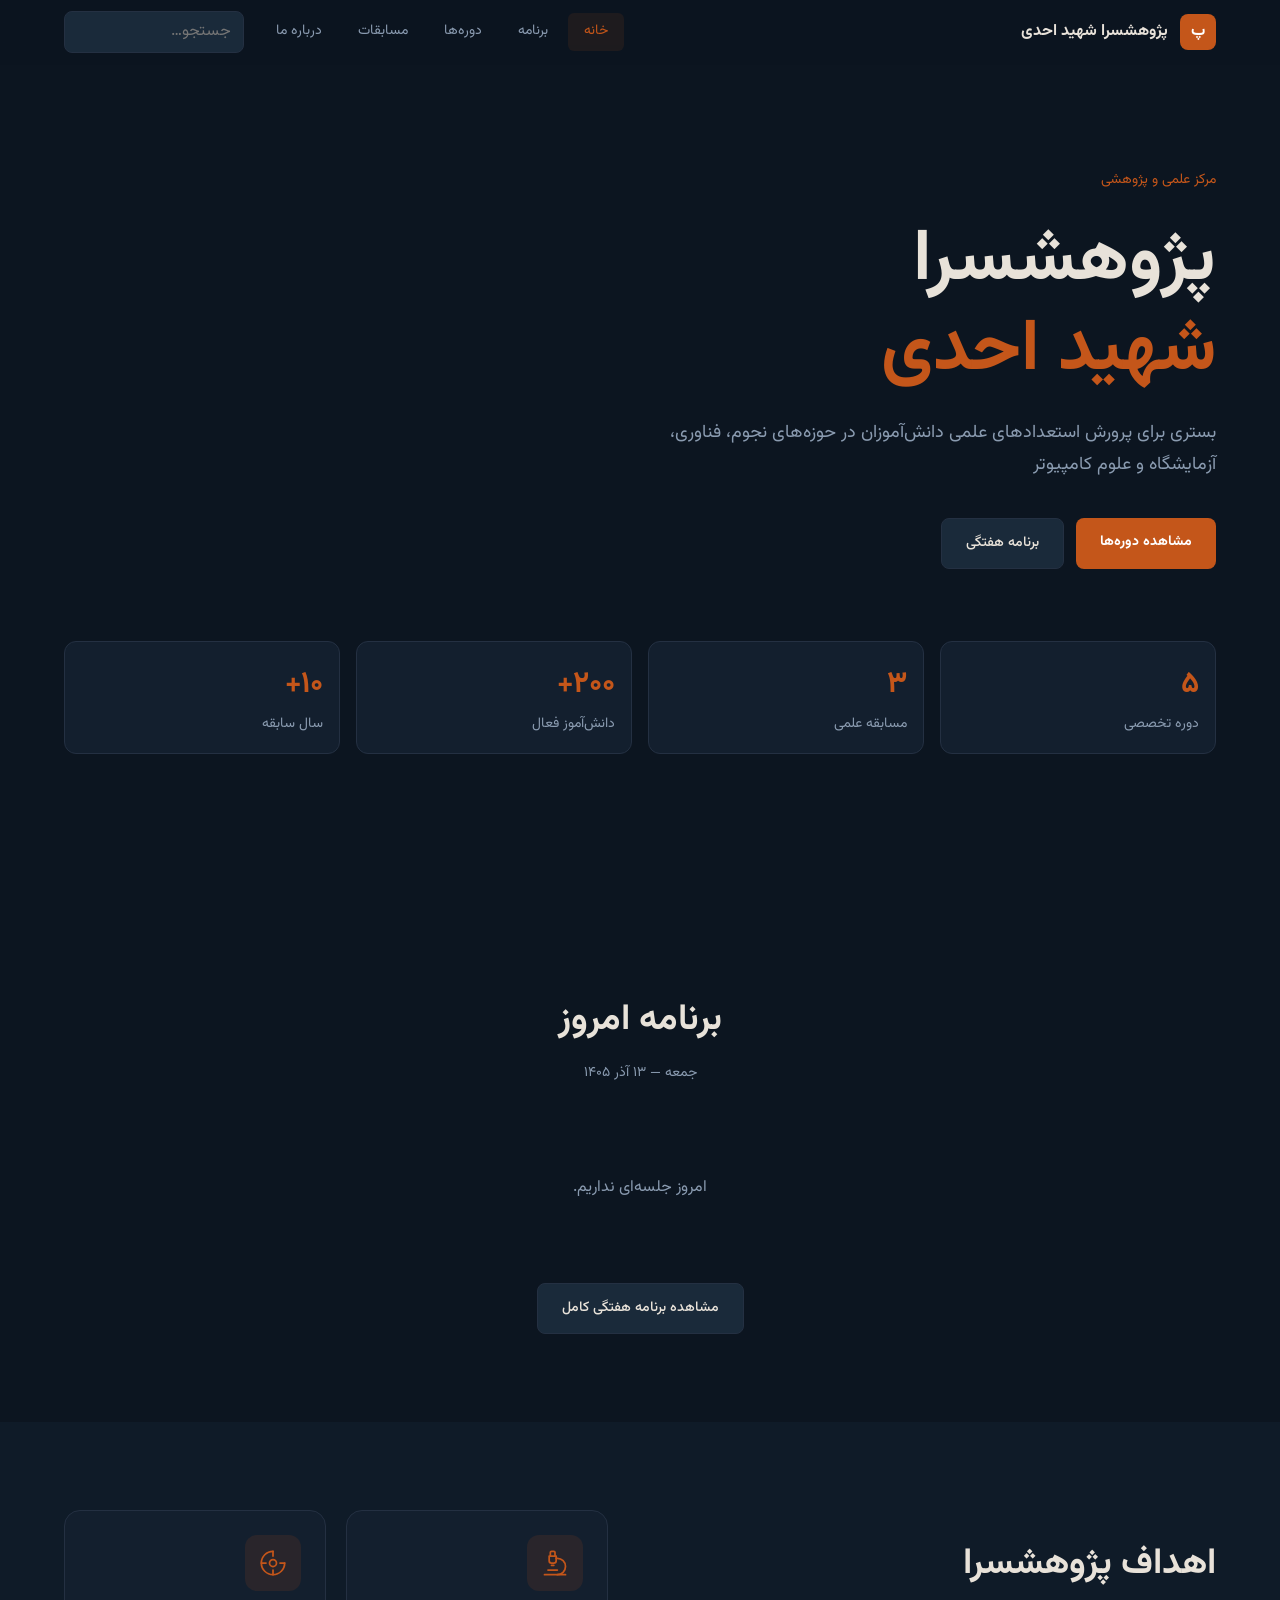
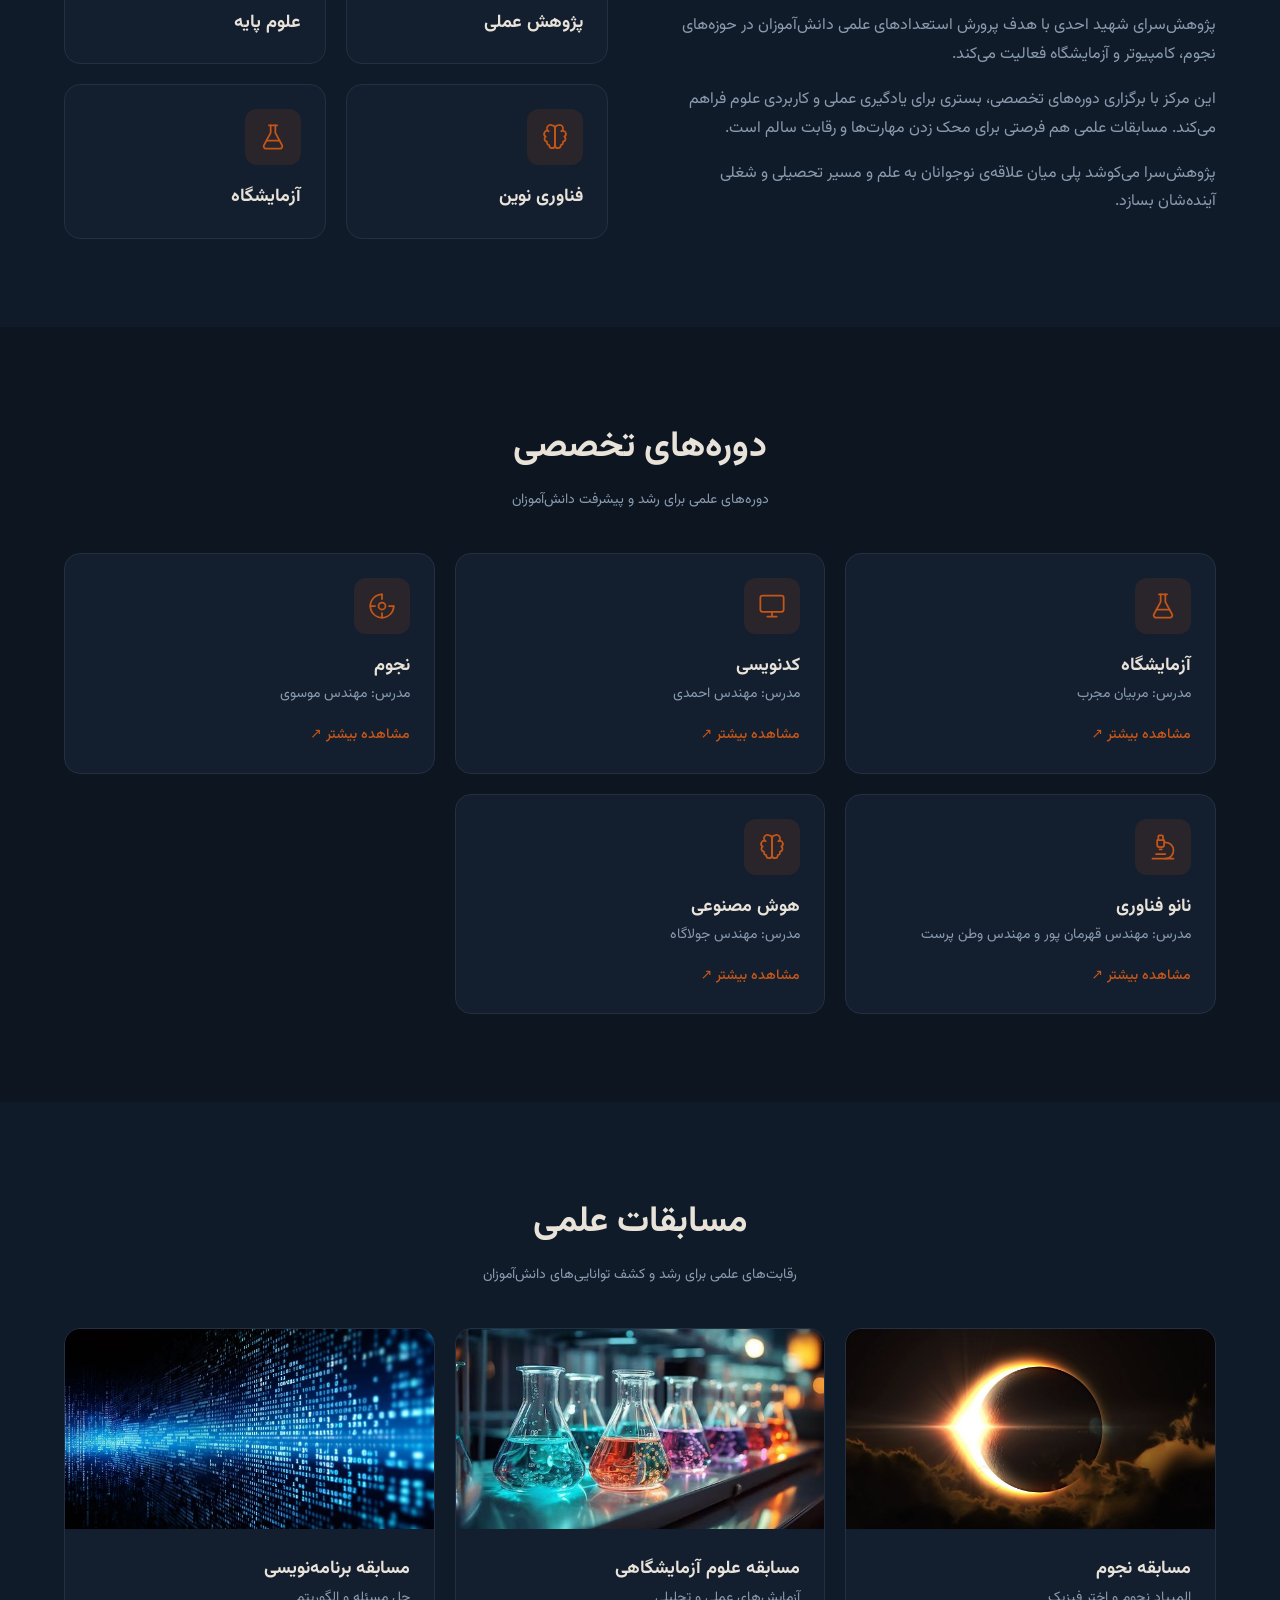
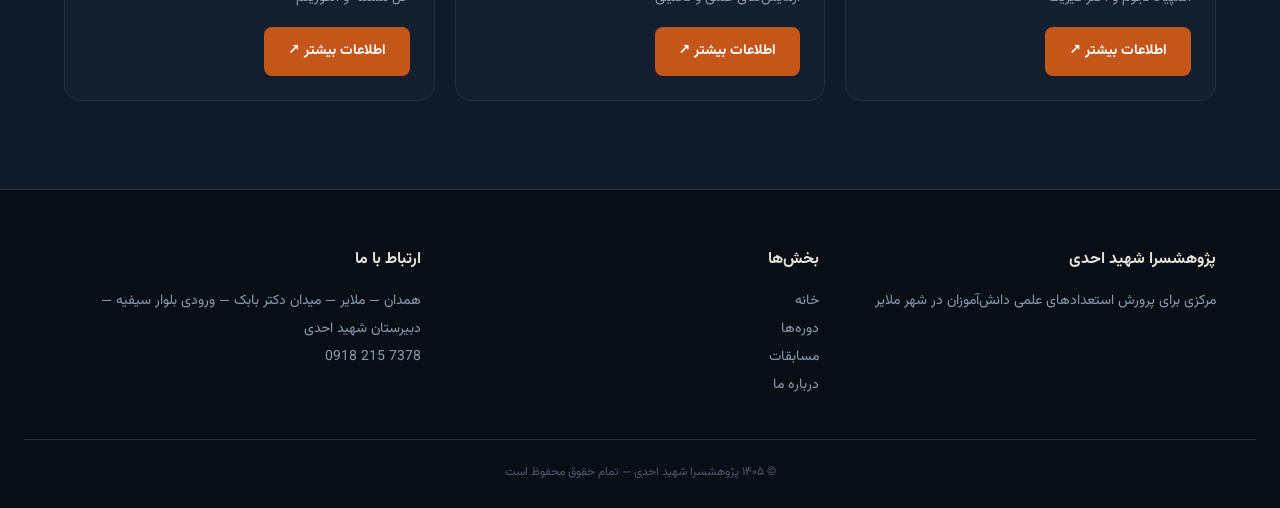
<file: index.html>
<!doctype html>
<html lang="fa" dir="rtl">
<head>
  <meta charset="UTF-8">
  <meta name="viewport" content="width=device-width, initial-scale=1">
  <title>پژوهشسرا شهید احدی</title>
  <meta name="description" content="مرکزی برای پرورش استعدادهای علمی دانش‌آموزان در شهر ملایر">
  <link rel="preconnect" href="https://fonts.googleapis.com">
  <link rel="preconnect" href="https://fonts.gstatic.com" crossorigin>
  <link href="https://fonts.googleapis.com/css2?family=Vazirmatn:wght@300;400;500;700&display=swap" rel="stylesheet">
  <link rel="stylesheet" href="./css/style.css">
</head>
<body>

<header id="site-header">
  <div class="container bar">
    <a class="brand" href="#home"><span class="logo" aria-hidden="true">پ</span><strong>پژوهشسرا شهید احدی</strong></a>

    <nav id="main-nav" aria-label="منوی اصلی">
      <a href="#home" data-page="home">خانه</a>
      <a href="#schedule" data-page="schedule">برنامه</a>
      <a href="#home/courses">دوره‌ها</a>
      <a href="#home/competitions">مسابقات</a>
      <a href="#home/about">درباره ما</a>
    </nav>

    <div class="search">
      <input id="search-input" type="search" placeholder="جستجو…" autocomplete="off" aria-label="جستجو در سایت">
      <ul id="search-results" role="listbox"></ul>
    </div>

    <button id="menu-toggle" aria-label="باز و بسته کردن منو" aria-expanded="false">☰</button>
  </div>
</header>

<main>
  <!-- ═════════ صفحه خانه ═════════ -->
  <div id="page-home">
    <section class="hero container">
      <p class="kicker">مرکز علمی و پژوهشی</p>
      <h1>پژوهشسرا<br><span class="accent">شهید احدی</span></h1>
      <p class="lead">بستری برای پرورش استعدادهای علمی دانش‌آموزان در حوزه‌های نجوم، فناوری، آزمایشگاه و علوم کامپیوتر</p>
      <div class="actions">
        <a class="btn" href="#home/courses">مشاهده دوره‌ها</a>
        <a class="btn btn-ghost" href="#schedule">برنامه هفتگی</a>
      </div>
      <dl class="stats">
        <div><dt>دوره تخصصی</dt><dd>۵</dd></div>
        <div><dt>مسابقه علمی</dt><dd>۳</dd></div>
        <div><dt>دانش‌آموز فعال</dt><dd>۲۰۰+</dd></div>
        <div><dt>سال سابقه</dt><dd>۱۰+</dd></div>
      </dl>
    </section>

    <section class="container" id="today">
      <h2>برنامه امروز</h2>
      <p class="sub" id="today-date"></p>
      <div class="grid cols-4" id="today-cards"></div>
      <div class="center"><a class="btn btn-ghost" href="#schedule">مشاهده برنامه هفتگی کامل</a></div>
    </section>

    <section id="about" class="band">
      <div class="container split">
        <div class="prose">
          <h2 class="start">اهداف پژوهشسرا</h2>
          <p>پژوهش‌سرای شهید احدی با هدف پرورش استعدادهای علمی دانش‌آموزان در حوزه‌های نجوم، کامپیوتر و آزمایشگاه فعالیت می‌کند.</p>
          <p>این مرکز با برگزاری دوره‌های تخصصی، بستری برای یادگیری عملی و کاربردی علوم فراهم می‌کند. مسابقات علمی هم فرصتی برای محک زدن مهارت‌ها و رقابت سالم است.</p>
          <p>پژوهش‌سرا می‌کوشد پلی میان علاقه‌ی نوجوانان به علم و مسیر تحصیلی و شغلی آینده‌شان بسازد.</p>
        </div>
        <div class="grid cols-2" id="goal-cards"></div>
      </div>
    </section>

    <section class="container" id="courses">
      <h2>دوره‌های تخصصی</h2>
      <p class="sub">دوره‌های علمی برای رشد و پیشرفت دانش‌آموزان</p>
      <div class="grid cols-3" id="course-cards"></div>
    </section>

    <section id="competitions" class="band">
      <div class="container">
        <h2>مسابقات علمی</h2>
        <p class="sub">رقابت‌های علمی برای رشد و کشف توانایی‌های دانش‌آموزان</p>
        <div class="grid cols-3" id="competition-cards"></div>
      </div>
    </section>
  </div>

  <!-- ═════════ صفحه برنامه هفتگی ═════════ -->
  <div id="page-schedule" hidden>
    <section class="container schedule-head">
      <p class="crumbs"><a href="#home">خانه</a> ‹ برنامه هفتگی</p>
      <div class="between">
        <div>
          <h1 class="h1-small">برنامه هفتگی</h1>
          <p class="sub start">پژوهشسرا شهید احدی — هفته جاری</p>
        </div>
        <div class="today-badge"><span class="dot" aria-hidden="true"></span>
          <div><small>امروز</small><strong id="badge-date"></strong></div>
        </div>
      </div>
    </section>

    <div class="tabs-bar">
      <div class="container between">
        <div class="tabs" id="day-tabs" role="tablist"></div>
        <div class="view-switch" id="view-switch">
          <button type="button" data-view="grid">کارت</button>
          <button type="button" data-view="list">لیست</button>
        </div>
      </div>
    </div>

    <section class="container">
      <div class="between">
        <div>
          <h2 class="start" id="day-title"></h2>
          <p class="sub start" id="day-subtitle"></p>
        </div>
        <div class="actions">
          <button class="square" id="day-next" aria-label="روز بعد">›</button>
          <button class="square" id="day-prev" aria-label="روز قبل">‹</button>
        </div>
      </div>
      <div id="session-list" class="grid cols-4"></div>
    </section>
  </div>
</main>

<footer>
  <div class="container footer-grid">
    <div><strong>پژوهشسرا شهید احدی</strong><p>مرکزی برای پرورش استعدادهای علمی دانش‌آموزان در شهر ملایر</p></div>
    <div><strong>بخش‌ها</strong>
      <a href="#home">خانه</a><a href="#home/courses">دوره‌ها</a>
      <a href="#home/competitions">مسابقات</a><a href="#home/about">درباره ما</a>
    </div>
    <div><strong>ارتباط با ما</strong>
      <p>همدان — ملایر — میدان دکتر بابک — ورودی بلوار سیفیه — دبیرستان شهید احدی</p>
      <p><bdi dir="ltr">0918 215 7378</bdi></p>
    </div>
  </div>
  <p class="copyright">© ۱۴۰۵ پژوهشسرا شهید احدی — تمام حقوق محفوظ است</p>
</footer>

<dialog id="info-dialog">
  <h3 id="info-title"></h3>
  <p id="info-text"></p>
  <button class="btn" id="info-close" type="button">بستن</button>
</dialog>
<script src="./js/data.js"></script>
<script src="./preview.js"></script>
<script src="./js/script.js"></script>
</body>
</html>
</file>
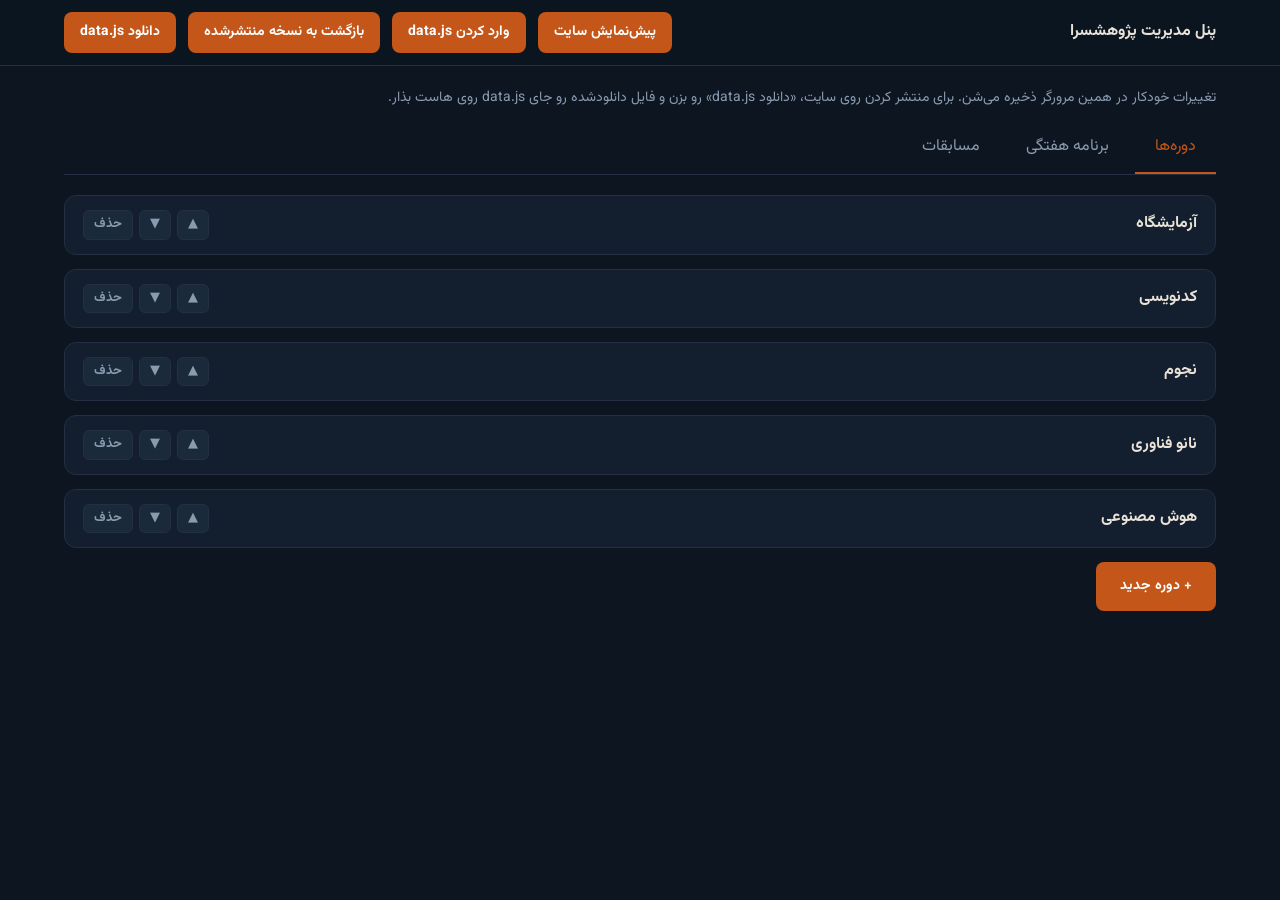
<file: admin.html>
<!doctype html>
<html lang="fa" dir="rtl">
<head>
  <meta charset="UTF-8">
  <meta name="viewport" content="width=device-width, initial-scale=1">
  <meta name="robots" content="noindex, nofollow">
  <title>پنل مدیریت | پژوهشسرا شهید احدی</title>
  <link href="https://fonts.googleapis.com/css2?family=Vazirmatn:wght@300;400;500;700&display=swap" rel="stylesheet">
  <!-- مسیر این دو خط را با پوشه‌های خودت عوض کن -->
  <link rel="stylesheet" href="./css/style.css">
  <link rel="stylesheet" href="./css/admin.css">
</head>
<body>
<div class="topbar">
  <div class="container tb">
    <strong>پنل مدیریت پژوهشسرا</strong>
    <span id="status" role="status"></span>
    <div class="actions">
      <button class="btn ghost" id="btn-preview" type="button">پیش‌نمایش سایت</button>
      <button class="btn ghost" id="btn-import" type="button">وارد کردن data.js</button>
      <button class="btn ghost" id="btn-reset" type="button">بازگشت به نسخه منتشرشده</button>
      <button class="btn" id="btn-download" type="button">دانلود data.js</button>
    </div>
    <input type="file" id="file" accept=".js,.txt" hidden>
  </div>
</div>

<div class="container">
  <p class="help">تغییرات خودکار در همین مرورگر ذخیره می‌شن. برای منتشر کردن روی سایت، «دانلود data.js» رو بزن و فایل دانلودشده رو جای <bdi>data.js</bdi> روی هاست بذار.</p>
  <nav class="atabs" id="tabs">
    <button type="button" data-tab="courses" class="active">دوره‌ها</button>
    <button type="button" data-tab="schedule">برنامه هفتگی</button>
    <button type="button" data-tab="competitions">مسابقات</button>
  </nav>
  <div id="panel"></div>
</div>

<script src="./js/data.js"></script>
<script src="./js/admin.js"></script>
</body>
</html>
</file>
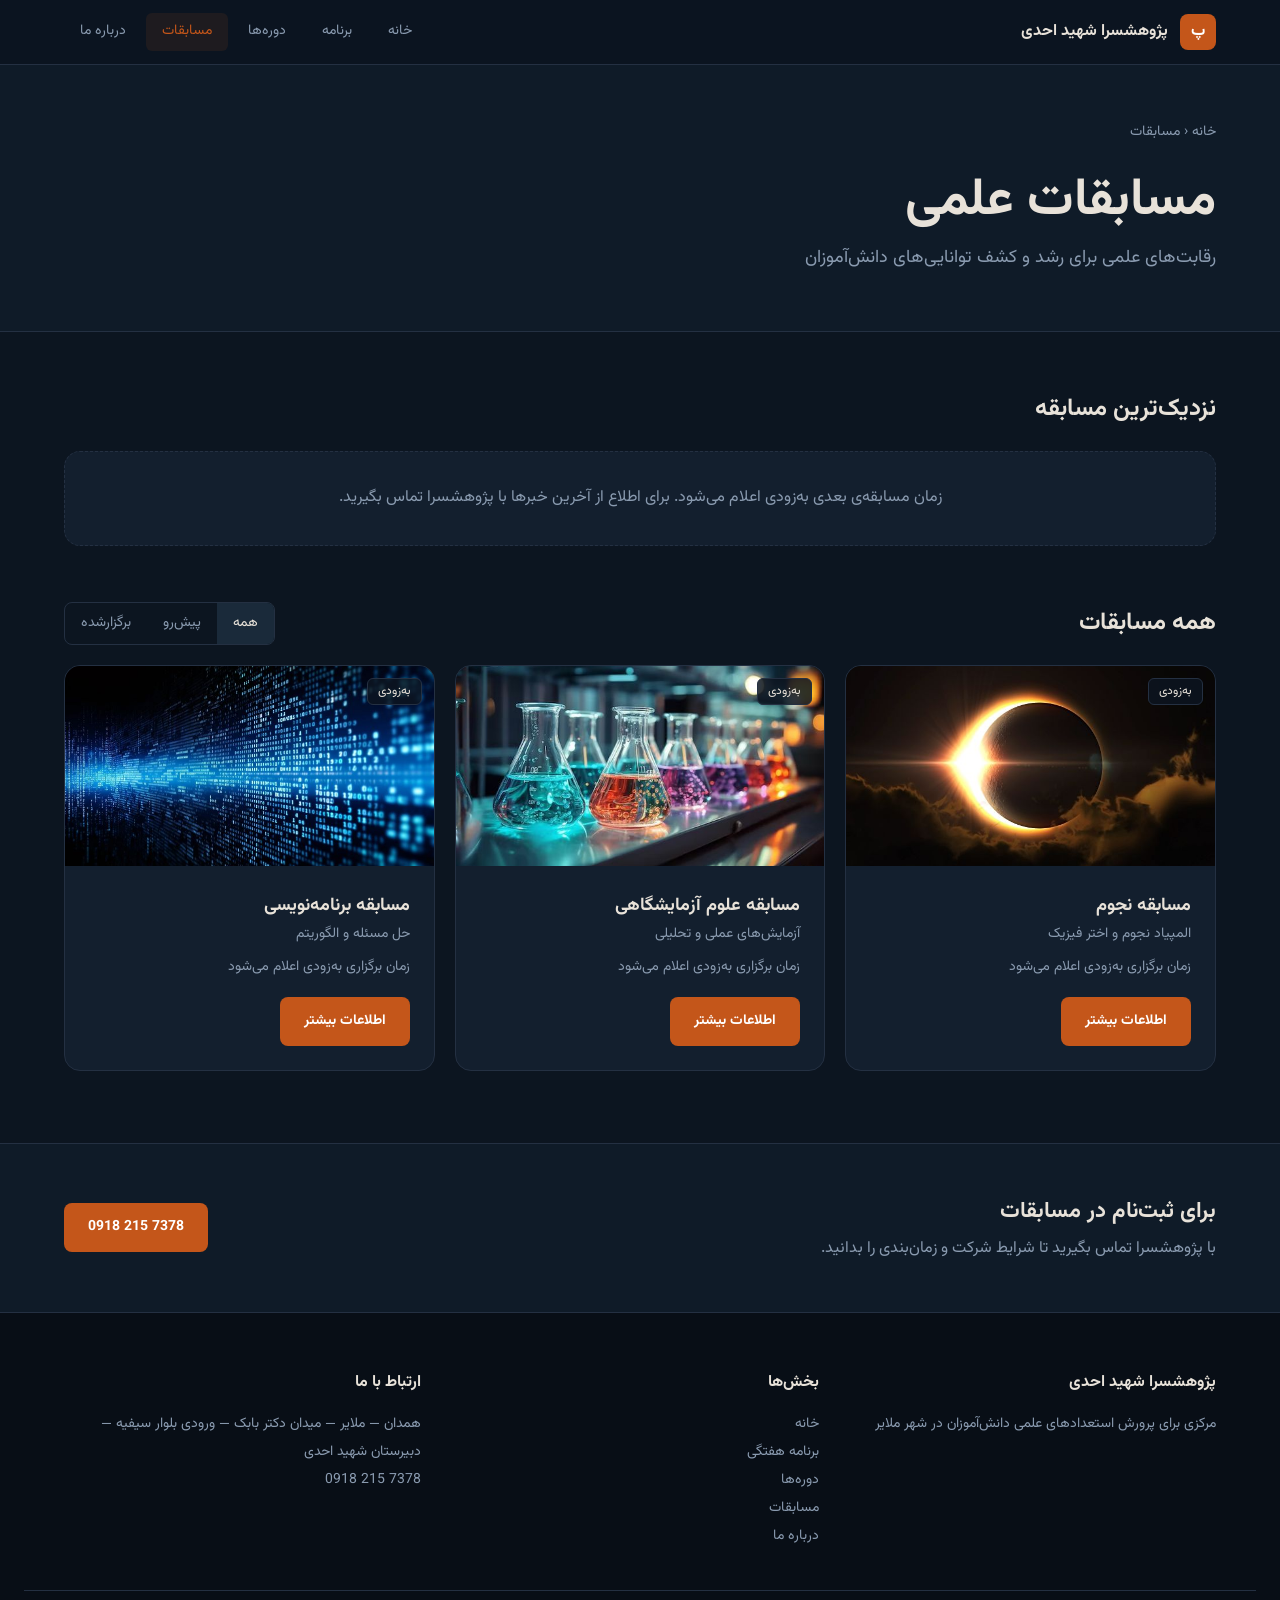
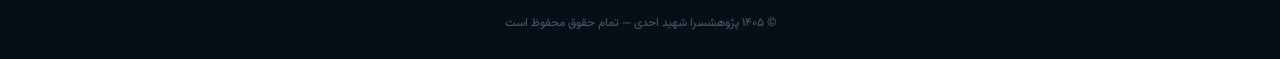
<file: competitions.html>
<!doctype html>
<html lang="fa" dir="rtl">
<head>
  <meta charset="UTF-8">
  <meta name="viewport" content="width=device-width, initial-scale=1">
  <title>مسابقات علمی | پژوهشسرا شهید احدی</title>
  <link rel="preconnect" href="https://fonts.googleapis.com">
  <link rel="preconnect" href="https://fonts.gstatic.com" crossorigin>
  <link href="https://fonts.googleapis.com/css2?family=Vazirmatn:wght@300;400;500;700&display=swap" rel="stylesheet">
  <!-- مسیر این سه خط نسبت به همین فایل است؛ با پوشه‌های خودت عوض کن -->
  <link rel="stylesheet" href="./css/style.css">
  <link rel="stylesheet" href="./css/competitions.css">
</head>
<body>

<header id="site-header" class="scrolled">
  <div class="container bar">
    <a class="brand" href="index.html#home"><span class="logo" aria-hidden="true">پ</span><strong>پژوهشسرا شهید احدی</strong></a>
    <nav id="main-nav" aria-label="منوی اصلی">
      <a href="index.html#home">خانه</a>
      <a href="index.html#schedule">برنامه</a>
      <a href="index.html#home/courses">دوره‌ها</a>
      <a href="competitions.html" class="active">مسابقات</a>
      <a href="index.html#home/about">درباره ما</a>
    </nav>
    <button id="menu-toggle" aria-label="باز و بسته کردن منو" aria-expanded="false">☰</button>
  </div>
</header>

<main>
  <section class="comp-hero">
    <div class="container">
      <p class="crumbs"><a href="index.html#home">خانه</a> ‹ مسابقات</p>
      <h1>مسابقات علمی</h1>
      <p class="lead">رقابت‌های علمی برای رشد و کشف توانایی‌های دانش‌آموزان</p>
    </div>
  </section>

  <section class="container next-wrap" aria-labelledby="next-title">
    <h2 id="next-title" class="start">نزدیک‌ترین مسابقه</h2>
    <div id="next-comp"></div>
  </section>

  <section class="container list-wrap" aria-labelledby="all-title">
    <div class="between">
      <h2 id="all-title" class="start">همه مسابقات</h2>
      <div class="filters" id="filters" role="group" aria-label="فیلتر مسابقات">
        <button type="button" data-filter="all" class="active">همه</button>
        <button type="button" data-filter="upcoming">پیش‌رو</button>
        <button type="button" data-filter="past">برگزارشده</button>
      </div>
    </div>
    <div class="grid cols-3" id="comp-grid"></div>
  </section>

  <section class="cta-band">
    <div class="container cta">
      <div><h2 class="start">برای ثبت‌نام در مسابقات</h2><p>با پژوهشسرا تماس بگیرید تا شرایط شرکت و زمان‌بندی را بدانید.</p></div>
      <a class="btn" href="tel:09182157378" dir="ltr">0918 215 7378</a>
    </div>
  </section>
</main>

<footer>
  <div class="container footer-grid">
    <div><strong>پژوهشسرا شهید احدی</strong><p>مرکزی برای پرورش استعدادهای علمی دانش‌آموزان در شهر ملایر</p></div>
    <div><strong>بخش‌ها</strong>
      <a href="index.html#home">خانه</a><a href="index.html#schedule">برنامه هفتگی</a>
      <a href="index.html#home/courses">دوره‌ها</a><a href="competitions.html">مسابقات</a><a href="index.html#home/about">درباره ما</a>
    </div>
    <div><strong>ارتباط با ما</strong>
      <p>همدان — ملایر — میدان دکتر بابک — ورودی بلوار سیفیه — دبیرستان شهید احدی</p>
      <p><bdi dir="ltr">0918 215 7378</bdi></p>
    </div>
  </div>
  <p class="copyright">© ۱۴۰۵ پژوهشسرا شهید احدی — تمام حقوق محفوظ است</p>
</footer>

<dialog id="info-dialog">
  <h3 id="info-title"></h3>
  <div id="info-body"></div>
  <button class="btn" id="info-close" type="button">بستن</button>
</dialog>
<script src="./js/data.js"></script>
<script src="./js/preview.js"></script>
<script src="./js/competitions.js"></script>
</body>
</html>
</file>
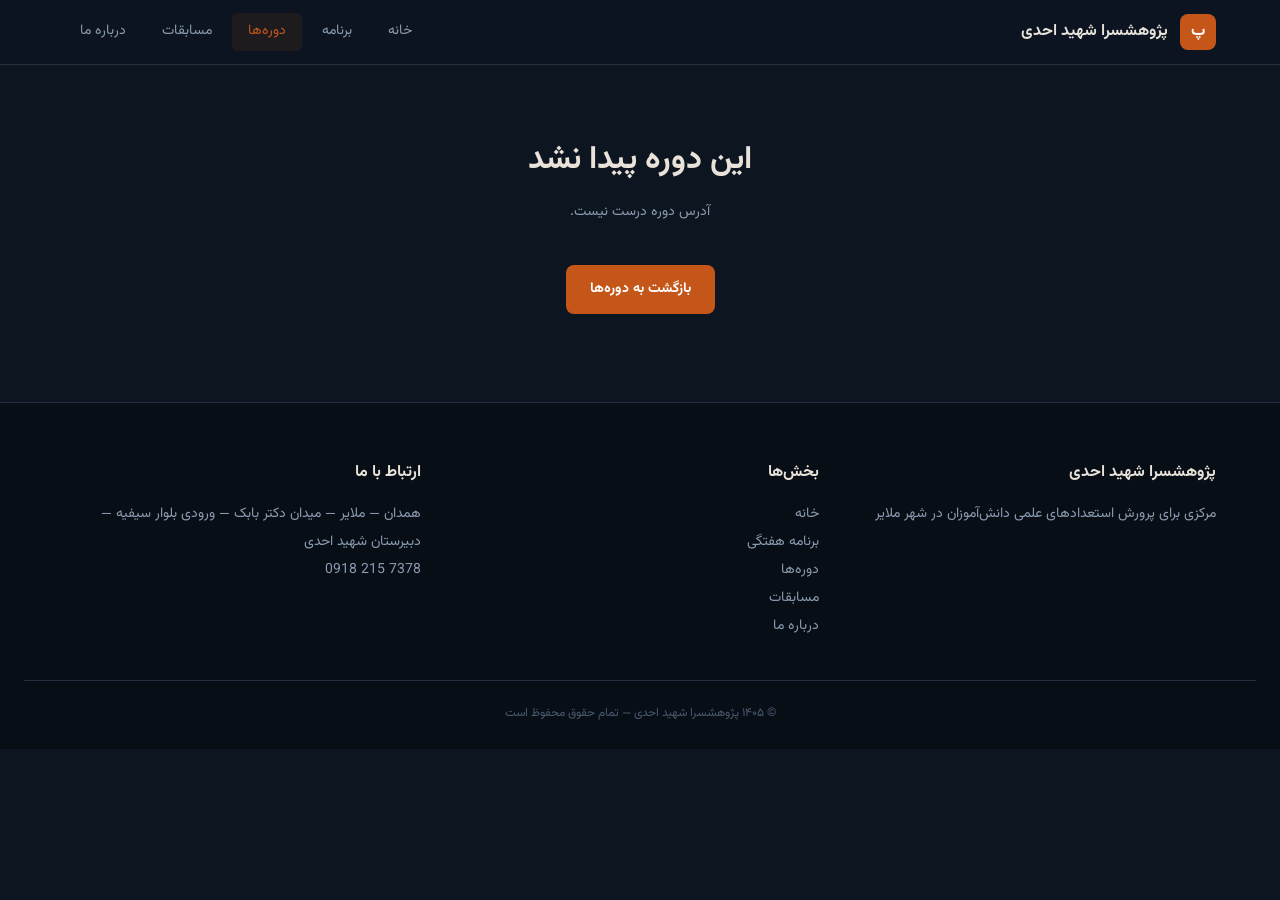
<file: course.html>
<!doctype html>
<html lang="fa" dir="rtl">
<head>
  <meta charset="UTF-8">
  <meta name="viewport" content="width=device-width, initial-scale=1">
  <title>دوره | پژوهشسرا شهید احدی</title>
  <link rel="preconnect" href="https://fonts.googleapis.com">
  <link rel="preconnect" href="https://fonts.gstatic.com" crossorigin>
  <link href="https://fonts.googleapis.com/css2?family=Vazirmatn:wght@300;400;500;700&display=swap" rel="stylesheet">
  <!-- اگر پوشه‌بندی داری، مسیر این سه خط را با پوشه‌های خودت (مثلاً css/ و js/) عوض کن -->
  <link rel="stylesheet" href="./css/style.css">
  <link rel="stylesheet" href="./css/course.css">
</head>
<body>

<header id="site-header" class="scrolled">
  <div class="container bar">
    <a class="brand" href="index.html#home"><span class="logo" aria-hidden="true">پ</span><strong>پژوهشسرا شهید احدی</strong></a>
    <nav id="main-nav" aria-label="منوی اصلی">
      <a href="index.html#home">خانه</a>
      <a href="index.html#schedule">برنامه</a>
      <a href="index.html#home/courses" class="active">دوره‌ها</a>
      <a href="index.html#home/competitions">مسابقات</a>
      <a href="index.html#home/about">درباره ما</a>
    </nav>
    <button id="menu-toggle" aria-label="باز و بسته کردن منو" aria-expanded="false">☰</button>
  </div>
</header>

<main id="course-root"></main>

<footer>
  <div class="container footer-grid">
    <div><strong>پژوهشسرا شهید احدی</strong><p>مرکزی برای پرورش استعدادهای علمی دانش‌آموزان در شهر ملایر</p></div>
    <div><strong>بخش‌ها</strong>
      <a href="index.html#home">خانه</a><a href="index.html#schedule">برنامه هفتگی</a>
      <a href="index.html#home/courses">دوره‌ها</a><a href="index.html#home/competitions">مسابقات</a><a href="index.html#home/about">درباره ما</a>
    </div>
    <div><strong>ارتباط با ما</strong>
      <p>همدان — ملایر — میدان دکتر بابک — ورودی بلوار سیفیه — دبیرستان شهید احدی</p>
      <p><bdi dir="ltr">0918 215 7378</bdi></p>
    </div>
  </div>
  <p class="copyright">© ۱۴۰۵ پژوهشسرا شهید احدی — تمام حقوق محفوظ است</p>
</footer>

<dialog id="info-dialog">
  <h3 id="info-title"></h3>
  <p id="info-text"></p>
  <button class="btn" id="info-close" type="button">بستن</button>
</dialog>
<script src="./js/data.js"></script>
<script src="./js/preview.js"></script>
<script src="./js/course.js"></script>
</body>
</html>
</file>
<file: css/style.css>
/* ── متغیرها و پایه ── */
:root {
  --bg: #0c1520; --surface: #131f2e; --surface-2: #1a2a3a; --band: #0f1b28;
  --border: #243042; --text: #e8e2d9; --muted: #8a9bb0;
  --accent: #c4561a; --accent-hover: #e06830;
  --radius: 16px;
}
* { box-sizing: border-box; margin: 0; }
html { scroll-behavior: smooth; scroll-padding-top: 80px; }
body { background: var(--bg); color: var(--text); font-family: 'Vazirmatn', system-ui, sans-serif; line-height: 1.8; }
[hidden] { display: none !important; }
a { color: inherit; text-decoration: none; }
button, input { font: inherit; color: inherit; }
button { background: none; border: 0; cursor: pointer; }
:focus-visible { outline: 2px solid var(--accent); outline-offset: 2px; }
.container { max-width: 1200px; margin-inline: auto; padding-inline: 24px; }
section { padding-block: 88px; }
.band { background: var(--band); }
.center { display: flex; justify-content: center; margin-top: 32px; }
.between { display: flex; justify-content: space-between; align-items: flex-end; gap: 16px; }
.actions { display: flex; gap: 12px; flex-wrap: wrap; }
.accent { color: var(--accent); }

/* ── تیترها ── */
h1 { font-size: clamp(40px, 7vw, 72px); line-height: 1.25; margin-bottom: 20px; }
.h1-small { font-size: clamp(32px, 5vw, 48px); margin: 0; }
h2 { font-size: clamp(26px, 4vw, 36px); text-align: center; margin-bottom: 8px; }
h3 { font-size: 18px; }
.start { text-align: start; }
.sub { color: var(--muted); text-align: center; font-size: 14px; margin-bottom: 40px; }
.sub.start { margin: 4px 0 24px; }
.kicker { color: var(--accent); font-size: 14px; margin-bottom: 24px; }
.lead { color: var(--muted); max-width: 560px; font-size: 18px; margin-bottom: 36px; }

/* ── هدر ── */
#site-header { position: fixed; inset: 0 0 auto; z-index: 50; background: rgba(12,21,32,.6);
  backdrop-filter: blur(12px); border-bottom: 1px solid transparent; transition: background .3s, border-color .3s; }
#site-header.scrolled { background: rgba(12,21,32,.97); border-color: var(--border); }
.bar { height: 64px; display: flex; align-items: center; gap: 16px; }
.brand { display: flex; align-items: center; gap: 12px; }
.logo { width: 36px; height: 36px; border-radius: 8px; background: var(--accent); color: #fff;
  display: grid; place-items: center; font-weight: 700; }
#main-nav { display: flex; gap: 4px; margin-inline-start: auto; }
#main-nav a { padding: 6px 16px; border-radius: 6px; color: var(--muted); font-size: 14px; transition: .2s; }
#main-nav a:hover { color: var(--text); background: var(--surface-2); }
#main-nav a.active { color: var(--accent); background: rgba(196,86,26,.1); }
.search { position: relative; }
.search input { width: 180px; background: var(--surface-2); border: 1px solid var(--border); border-radius: 8px; padding: 6px 12px; }
#search-results { position: absolute; top: calc(100% + 6px); inset-inline-start: 0; width: 270px; list-style: none; padding: 0;
  background: var(--surface); border: 1px solid var(--border); border-radius: 8px; overflow: hidden; }
#search-results:empty { display: none; }
#search-results button { width: 100%; text-align: start; padding: 8px 16px; font-size: 14px; }
#search-results button:hover, #search-results button:focus-visible { background: var(--surface-2); }
#search-results small { color: var(--muted); }
#menu-toggle { display: none; margin-inline-start: auto; font-size: 24px; color: var(--muted); }

/* ── دکمه‌ها ── */
.btn { display: inline-block; background: var(--accent); color: #fff; padding: 12px 24px; border-radius: 8px;
  font-weight: 700; font-size: 14px; transition: background .2s, border-color .2s; }
.btn:hover { background: var(--accent-hover); }
.btn-ghost { background: var(--surface-2); border: 1px solid var(--border); color: var(--text); font-weight: 500; }
.btn-ghost:hover { background: var(--surface-2); border-color: var(--accent); }
.square { width: 38px; height: 38px; border-radius: 8px; background: var(--surface); border: 1px solid var(--border); color: var(--muted); font-size: 20px; }
.square:hover { border-color: var(--accent); color: var(--accent); }
.link { color: var(--accent); font-size: 14px; font-weight: 500; margin-top: 16px; }

/* ── صفحه اصلی ── */
.hero { min-height: 100vh; display: flex; flex-direction: column; justify-content: center; padding-top: 110px; }
.stats { display: grid; grid-template-columns: repeat(auto-fit, minmax(150px, 1fr)); gap: 16px; margin-top: 72px; }
.stats div { background: var(--surface); border: 1px solid var(--border); border-radius: 12px; padding: 16px; display: flex; flex-direction: column-reverse; }
.stats dt { color: var(--muted); font-size: 14px; }
.stats dd { font-size: 30px; font-weight: 700; color: var(--accent); }

.grid { display: grid; gap: 20px; }
.cols-2 { grid-template-columns: 1fr 1fr; }
.cols-3 { grid-template-columns: repeat(auto-fit, minmax(280px, 1fr)); }
.cols-4 { grid-template-columns: repeat(auto-fit, minmax(240px, 1fr)); }
.split { display: grid; grid-template-columns: 1fr 1fr; gap: 64px; align-items: center; }
.prose p { color: var(--muted); margin-top: 16px; }

.card { background: var(--surface); border: 1px solid var(--border); border-radius: var(--radius); padding: 24px;
  display: flex; flex-direction: column; align-items: flex-start; transition: border-color .2s, transform .2s; }
.card:hover { border-color: var(--accent); transform: translateY(-2px); }
.card p, .card time { color: var(--muted); font-size: 14px; }
.card time { margin-top: 6px; }
.icon-box { width: 56px; height: 56px; border-radius: 12px; background: rgba(196,86,26,.12); color: var(--accent);
  display: grid; place-items: center; margin-bottom: 16px; flex: none; }
.card-photo { padding: 0; overflow: hidden; }
.card-photo img { width: 100%; height: 200px; object-fit: cover; display: block; transition: transform .5s; }
.card-photo:hover img { transform: scale(1.05); }
.card-photo .body { padding: 24px; display: flex; flex-direction: column; align-items: flex-start; }
.card-photo .btn { margin-top: 16px; }

/* ── صفحه برنامه ── */
.schedule-head { padding-top: 110px; padding-bottom: 40px; }
.crumbs { color: var(--muted); font-size: 14px; margin-bottom: 24px; }
.crumbs a:hover { color: var(--accent); }
.today-badge { display: flex; align-items: center; gap: 12px; background: var(--surface); border: 1px solid var(--border);
  border-radius: 12px; padding: 12px 20px; font-size: 14px; }
.today-badge small { display: block; color: var(--muted); }
.dot { width: 8px; height: 8px; border-radius: 50%; background: var(--accent); animation: pulse 1.6s infinite; }
@keyframes pulse { 50% { opacity: .3; } }
.tabs-bar { position: sticky; top: 64px; z-index: 30; padding-block: 12px; background: rgba(12,21,32,.95);
  backdrop-filter: blur(12px); border-block: 1px solid var(--surface-2); }
.tabs { display: flex; gap: 6px; overflow-x: auto; scrollbar-width: none; }
.tabs button { flex: none; padding: 6px 16px; border-radius: 8px; background: var(--surface); border: 1px solid var(--border);
  color: var(--muted); font-size: 14px; line-height: 1.5; }
.tabs small { display: block; font-size: 12px; opacity: .7; }
.tabs button[aria-selected="true"] { background: var(--accent); border-color: var(--accent); color: #fff; }
.tabs button.is-today:not([aria-selected="true"]) { border-color: var(--accent); }
.view-switch { display: flex; border: 1px solid var(--border); border-radius: 8px; overflow: hidden; }
.view-switch button { padding: 8px 14px; font-size: 13px; color: var(--muted); }
.view-switch button.active { background: var(--surface-2); color: var(--text); }
.tag { font-size: 12px; background: rgba(196,86,26,.12); color: var(--accent); border-radius: 4px; padding: 2px 8px; margin-bottom: 16px; }
.is-list { grid-template-columns: 1fr; }
.is-list .card { flex-direction: row; align-items: center; gap: 20px; padding: 16px 20px; }
.is-list .icon-box { width: 44px; height: 44px; margin: 0; }
.is-list .info { flex: 1; }
.is-list .link { margin: 0; }
.empty { grid-column: 1 / -1; text-align: center; color: var(--muted); padding: 48px 0; }

/* ── فوتر ── */
footer { background: #080e16; border-top: 1px solid var(--border); padding: 56px 0 24px; }
.footer-grid { display: grid; grid-template-columns: repeat(auto-fit, minmax(220px, 1fr)); gap: 40px; }
footer strong { display: block; margin-bottom: 12px; }
footer p, footer a { display: block; color: var(--muted); font-size: 14px; line-height: 2; }
footer a:hover { color: var(--accent); }
.copyright { text-align: center; color: #4a5a70; font-size: 12px; border-top: 1px solid var(--border); margin: 40px 24px 0; padding-top: 20px; }

/* ── پنجره جزئیات ── */
dialog { margin: auto; width: min(90%, 420px); background: var(--surface); color: var(--text);
  border: 1px solid var(--border); border-radius: var(--radius); padding: 28px; }
dialog::backdrop { background: rgba(0,0,0,.6); }
dialog p { color: var(--muted); margin: 12px 0 20px; }

/* ── موبایل ── */
@media (max-width: 768px) {
  #menu-toggle { display: block; }
  #main-nav { display: none; position: absolute; top: 64px; inset-inline: 0; flex-direction: column; margin: 0;
    padding: 8px 24px 16px; background: rgba(12,21,32,.98); border-bottom: 1px solid var(--border); }
  #site-header.menu-open #main-nav { display: flex; }
  .search input { width: 120px; }
  .split, .cols-2 { grid-template-columns: 1fr; }
  .split { gap: 32px; }
  .view-switch { display: none; }
}
@media (prefers-reduced-motion: reduce) {
  html { scroll-behavior: auto; }
  .dot { animation: none; }
  .card, .card-photo img { transition: none; }
}
</file>
<file: css/admin.css>
.topbar { position: sticky; top: 0; z-index: 40; background: rgba(12,21,32,.97); border-bottom: 1px solid var(--border); padding: 12px 0; }
.tb { display: flex; align-items: center; gap: 16px; flex-wrap: wrap; }
.tb .actions { margin-inline-start: auto; }
.tb .btn { padding: 8px 16px; }
#status { color: #6fcf97; font-size: 14px; }
.help { color: var(--muted); font-size: 14px; margin: 20px 0 12px; }
.atabs { display: flex; gap: 6px; margin-bottom: 20px; border-bottom: 1px solid var(--border); }
.atabs button { padding: 10px 20px; color: var(--muted); border-bottom: 2px solid transparent; }
.atabs button.active { color: var(--accent); border-color: var(--accent); }
#panel { padding-bottom: 80px; display: grid; gap: 14px; }

.item, .box { background: var(--surface); border: 1px solid var(--border); border-radius: 12px; }
.box { padding: 20px; }
.box h3, .form h4 { margin-bottom: 12px; font-size: 16px; }
.form h4 { margin: 24px 0 8px; color: var(--accent); }
.item summary { display: flex; justify-content: space-between; align-items: center; gap: 12px; padding: 14px 18px; cursor: pointer; font-weight: 700; list-style: none; }
.item summary::-webkit-details-marker { display: none; }
.item[open] summary { border-bottom: 1px solid var(--border); }
.acts { display: flex; gap: 6px; }
.acts button { background: var(--surface-2); border: 1px solid var(--border); border-radius: 6px; padding: 2px 10px; font-size: 13px; color: var(--muted); }
.acts button:hover { border-color: var(--accent); color: var(--text); }
.acts button[data-act="del"]:hover { color: #ff7b7b; border-color: #ff7b7b; }
.form { padding: 18px; display: grid; gap: 14px; }

.fld { display: grid; gap: 4px; }
.fld > span { font-size: 14px; color: var(--muted); }
.fld small { color: var(--muted); font-size: 12px; }
.fld:has(> small:empty) small { display: none; }
input:not([type="file"]), textarea, select { width: 100%; background: var(--surface-2); border: 1px solid var(--border); border-radius: 8px; padding: 8px 12px; }
textarea { resize: vertical; line-height: 1.7; }
input:focus, textarea:focus, select:focus { outline: 2px solid var(--accent); outline-offset: 0; }
.row2 { display: grid; grid-template-columns: 1fr 1fr; gap: 14px; }
.row3 { display: grid; grid-template-columns: repeat(3, 1fr); gap: 14px; }
.row4 { display: grid; grid-template-columns: repeat(4, 1fr); gap: 14px; }
.sub-item { background: var(--bg); border: 1px solid var(--border); border-radius: 10px; padding: 14px; display: grid; gap: 12px; }
.sub-item .acts { justify-content: flex-end; }
.idnote { color: var(--muted); font-size: 12px; }
.add { justify-self: start; }

.tablewrap { overflow-x: auto; }
table { width: 100%; border-collapse: collapse; min-width: 640px; }
th, td { padding: 6px; border-bottom: 1px solid var(--border); text-align: start; font-size: 14px; }
thead th { color: var(--muted); font-weight: 500; }

@media (max-width: 700px) {
  .row2, .row3, .row4 { grid-template-columns: 1fr; }
  .tb .actions { margin-inline-start: 0; }
}
</file>
<file: css/competitions.css>
/* صفحه مسابقات — روی متغیرها و کلاس‌های style.css سوار می‌شود */
.comp-hero { padding: 120px 0 56px; background: var(--band); border-bottom: 1px solid var(--border); }
.comp-hero h1 { font-size: clamp(32px, 5vw, 52px); margin-bottom: 8px; }
.comp-hero .lead { margin-bottom: 0; }
.next-wrap { padding-block: 56px 24px; }
.list-wrap { padding-block: 32px 72px; }
.next-wrap h2, .list-wrap h2 { font-size: 24px; margin-bottom: 20px; }

/* نزدیک‌ترین مسابقه */
.next-card { display: grid; grid-template-columns: 1fr 1fr; background: var(--surface); border: 1px solid var(--border);
  border-radius: var(--radius); overflow: hidden; }
.next-card img { width: 100%; height: 100%; min-height: 260px; object-fit: cover; display: block; }
.next-body { padding: 32px; display: flex; flex-direction: column; justify-content: center; gap: 8px; }
.next-body h3 { font-size: 26px; }
.next-body p { color: var(--muted); }
.when { color: var(--text); font-size: 14px; }
.countdown { display: grid; grid-template-columns: repeat(4, 1fr); gap: 10px; margin: 16px 0; }
.countdown div { background: var(--surface-2); border: 1px solid var(--border); border-radius: 12px; text-align: center; padding: 10px 4px; }
.countdown strong { display: block; font-size: 26px; color: var(--accent); line-height: 1.3; font-variant-numeric: tabular-nums; }
.countdown small { color: var(--muted); font-size: 12px; }
.notice { background: var(--surface); border: 1px dashed var(--border); border-radius: var(--radius); padding: 32px; text-align: center; color: var(--muted); }

/* فیلتر و کارت‌ها */
.filters { display: flex; border: 1px solid var(--border); border-radius: 8px; overflow: hidden; margin-bottom: 20px; }
.filters button { padding: 8px 16px; font-size: 14px; color: var(--muted); }
.filters button.active { background: var(--surface-2); color: var(--text); }
.card-photo { position: relative; }
.status { position: absolute; top: 12px; inset-inline-start: 12px; font-size: 12px; border-radius: 6px; padding: 2px 10px;
  background: rgba(12,21,32,.85); border: 1px solid var(--border); color: var(--text); }
.status.upcoming { background: var(--accent); border-color: var(--accent); color: #fff; }
.status.past { color: var(--muted); }
.card-photo .when { color: var(--muted); margin-top: 8px; }
.card-actions { display: flex; gap: 10px; flex-wrap: wrap; margin-top: 16px; }
.card-photo .card-actions .btn { margin-top: 0; }

/* دعوت به ثبت‌نام */
.cta-band { padding: 48px 0; background: var(--band); border-top: 1px solid var(--border); }
.cta { display: flex; justify-content: space-between; align-items: center; gap: 24px; flex-wrap: wrap; }
.cta h2 { font-size: 22px; margin-bottom: 4px; }
.cta p { color: var(--muted); }

#info-body p { color: var(--muted); margin: 8px 0; }
#info-body p strong { color: var(--text); }
#info-body { margin-bottom: 20px; }

@media (max-width: 800px) {
  .next-card { grid-template-columns: 1fr; }
  .next-card img { min-height: 200px; height: 200px; }
  .next-body { padding: 24px; }
}
</file>
<file: css/course.css>
/* صفحه جزئیات دوره — روی متغیرها و کلاس‌های style.css سوار می‌شود */
.course-hero { padding: 110px 0 48px; background: var(--band); border-bottom: 1px solid var(--border); }
.course-hero .crumbs { margin-bottom: 20px; }
.chip { display: inline-block; background: rgba(196,86,26,.12); color: var(--accent); font-size: 13px;
  border-radius: 6px; padding: 2px 12px; margin-bottom: 12px; }
.course-hero h1 { font-size: clamp(32px, 5vw, 52px); margin-bottom: 8px; }
.course-hero .tagline { color: var(--muted); font-size: 18px; }
.facts { display: grid; grid-template-columns: repeat(auto-fit, minmax(150px, 1fr)); gap: 12px; margin-top: 32px; }
.facts div { background: var(--surface); border: 1px solid var(--border); border-radius: 12px; padding: 14px 16px; }
.facts small { display: block; color: var(--muted); font-size: 13px; }
.facts strong { font-size: 16px; }

.course-layout { display: grid; grid-template-columns: minmax(0, 1fr) 340px; gap: 40px; padding-block: 56px; align-items: start; }
.course-main > * + * { margin-top: 48px; }
.course-main h2 { text-align: start; font-size: 24px; margin-bottom: 16px; }
.course-main p { color: var(--muted); }

.checks { list-style: none; padding: 0; display: grid; gap: 10px; }
.checks li { position: relative; padding-inline-start: 28px; color: var(--text); }
.checks li::before { content: '✓'; position: absolute; inset-inline-start: 0; color: var(--accent); font-weight: 700; }
.highlights { grid-template-columns: 1fr 1fr; }
.highlights li { background: var(--surface); border: 1px solid var(--border); border-radius: 12px; padding: 14px 16px 14px 16px; padding-inline-start: 44px; }
.highlights li::before { inset-inline-start: 16px; top: 14px; }

.syllabus { list-style: none; padding: 0; border-inline-start: 2px solid var(--border); margin-inline-start: 8px; }
.syllabus li { position: relative; padding: 0 24px 20px 0; padding-inline: 24px 0; }
.syllabus li::before { content: ''; position: absolute; inset-inline-start: -7px; top: 9px; width: 12px; height: 12px;
  border-radius: 50%; background: var(--accent); border: 2px solid var(--bg); }
.syllabus small { display: block; color: var(--accent); font-size: 13px; }

.person { display: flex; gap: 16px; background: var(--surface); border: 1px solid var(--border); border-radius: var(--radius); padding: 20px; }
.person + .person { margin-top: 12px; }
.avatar { flex: none; width: 56px; height: 56px; border-radius: 50%; background: var(--accent); color: #fff;
  display: grid; place-items: center; font-size: 22px; font-weight: 700; }
.person h3 { margin-bottom: 2px; }
.person .role { color: var(--accent); font-size: 14px; }
.person p { font-size: 14px; margin-top: 8px; }
.rating { display: inline-block; margin-top: 8px; font-size: 13px; color: var(--text); background: var(--surface-2); border-radius: 6px; padding: 0 10px; }

.two-cols { display: grid; grid-template-columns: 1fr 1fr; gap: 20px; }
.two-cols .card { align-items: stretch; }
.two-cols h2 { font-size: 18px; margin-bottom: 12px; }

.notice { background: var(--surface); border: 1px dashed var(--border); border-radius: var(--radius); padding: 28px; text-align: center; color: var(--muted); }

.course-aside { position: sticky; top: 88px; display: grid; gap: 20px; }
.course-aside .card { align-items: stretch; }
.course-aside h2 { font-size: 18px; text-align: start; margin-bottom: 4px; }
.aside-note { color: var(--accent); font-size: 14px; margin-bottom: 16px; }
.slots { list-style: none; padding: 0; margin-bottom: 16px; }
.slots li { display: flex; justify-content: space-between; padding: 8px 0; border-bottom: 1px solid var(--border); font-size: 14px; }
.slots span { color: var(--muted); }
.course-aside .btn { text-align: center; }
.course-aside .btn + .btn { margin-top: 10px; }
.cert { text-align: center; color: var(--muted); font-size: 13px; margin-top: 14px; }
.other-list { list-style: none; padding: 0; }
.other-list a { display: flex; justify-content: space-between; padding: 10px 0; border-bottom: 1px solid var(--border); }
.other-list a:hover { color: var(--accent); }
.other-list small { color: var(--muted); }

.pager { display: grid; grid-template-columns: 1fr 1fr; gap: 16px; padding-bottom: 72px; }
.pager a { background: var(--surface); border: 1px solid var(--border); border-radius: var(--radius); padding: 16px 20px; transition: border-color .2s; }
.pager a:hover { border-color: var(--accent); }
.pager small { display: block; color: var(--muted); font-size: 13px; }
.pager .next { text-align: end; }

@media (max-width: 900px) {
  .course-layout { grid-template-columns: 1fr; }
  .course-aside { position: static; }
  .highlights, .two-cols { grid-template-columns: 1fr; }
}
</file>
